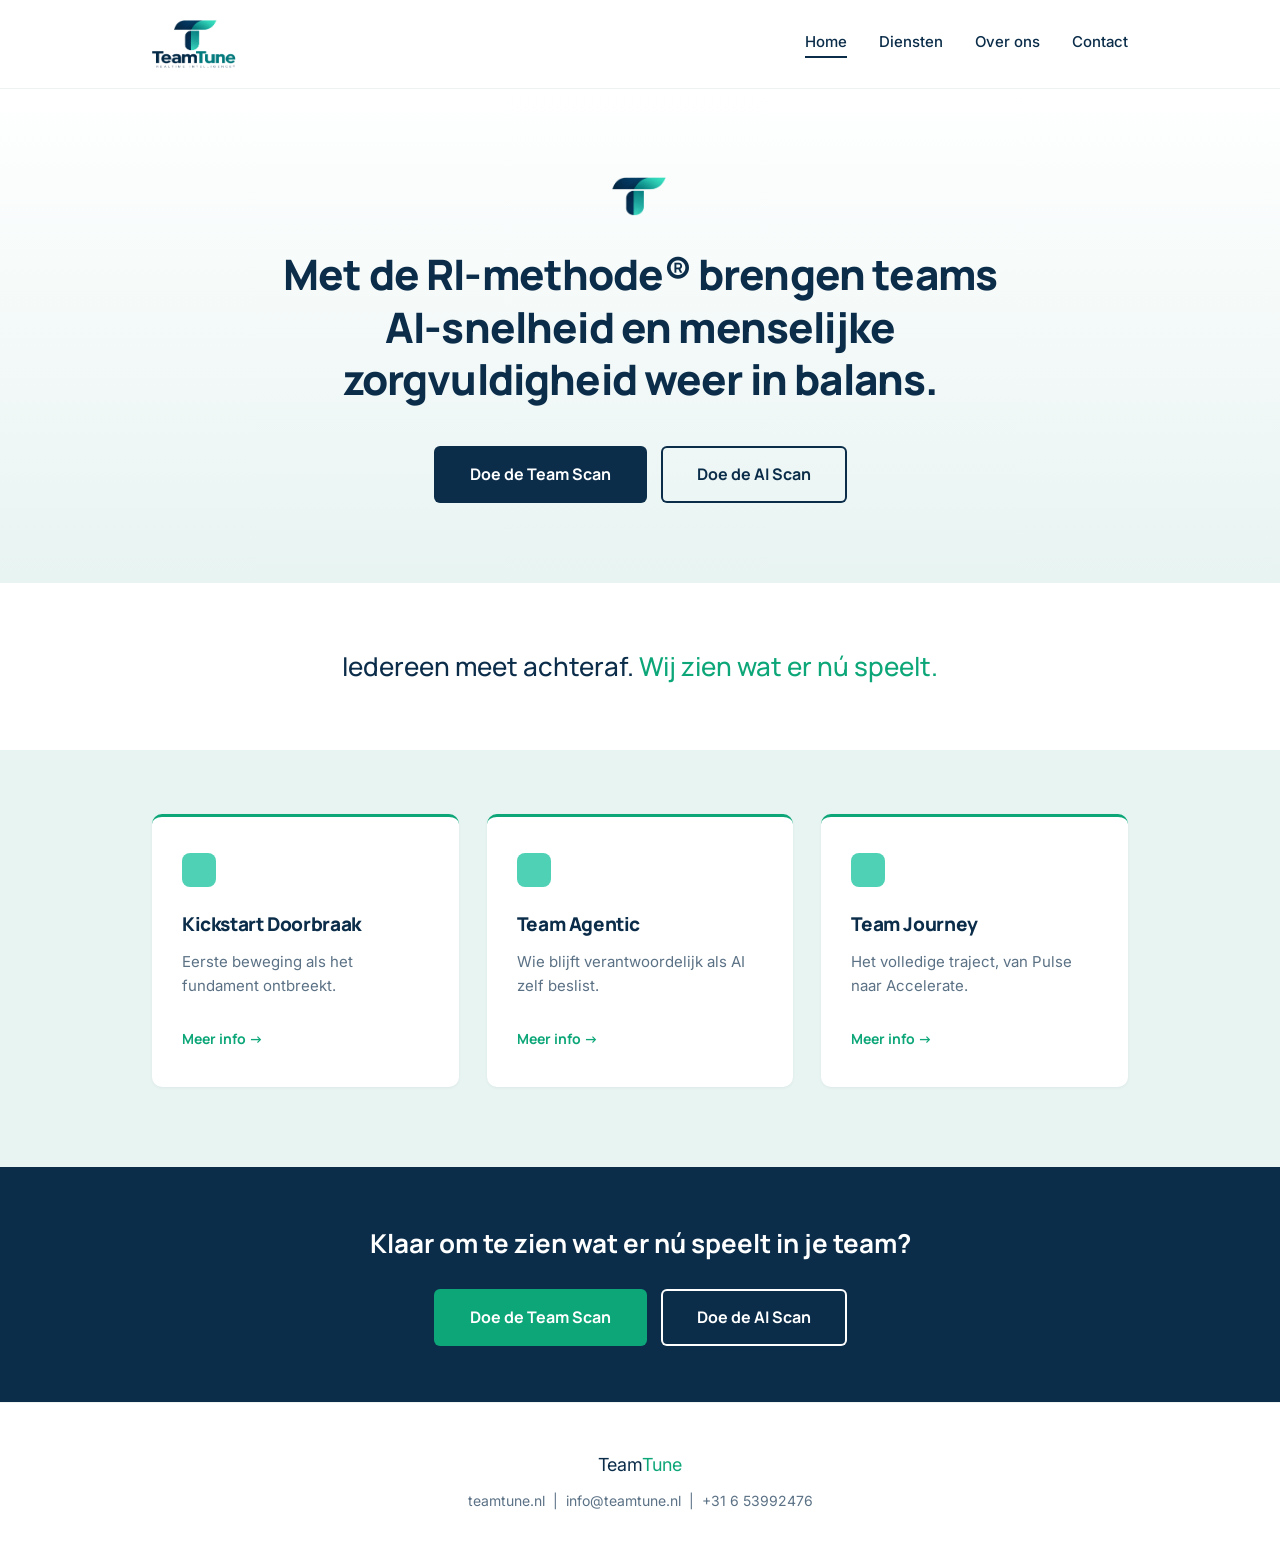
<file: index.html>
<!DOCTYPE html>
<html lang="nl">
<head>
<meta charset="UTF-8">
<meta name="viewport" content="width=device-width, initial-scale=1">
<title>TeamTune — RealTime Intelligence</title>
<meta name="description" content="Met de RI-methode® brengen teams AI-snelheid en menselijke zorgvuldigheid weer in balans.">
<meta property="og:type" content="website">
<meta property="og:title" content="TeamTune — RealTime Intelligence">
<meta property="og:description" content="Met de RI-methode® brengen teams AI-snelheid en menselijke zorgvuldigheid weer in balans.">
<meta property="og:image" content="https://teamtune.nl/og-image.png">
<meta property="og:url" content="https://teamtune.nl/">
<meta name="twitter:card" content="summary_large_image">
<link rel="stylesheet" href="style.css">
</head>
<body>

<header class="top">
  <nav class="site-nav">
    <a href="index.html"><img class="nav-logo" src="logo.png" alt="TeamTune — RealTime Intelligence"></a>
    <div class="links">
      <a href="index.html" class="active">Home</a>
      <a href="diensten.html">Diensten</a>
      <a href="over-ons.html">Over ons</a>
      <a href="contact.html">Contact</a>
    </div>
  </nav>
</header>

<section class="hero">
  <div class="wrap">
    <img class="mark" src="icon.png" alt="TeamTune">
    <h1>Met de RI-methode&reg; brengen teams AI-snelheid en menselijke zorgvuldigheid weer in balans.</h1>
    <div class="cta-row">
      <a class="cta" href="https://teamtune-tech-scan.pages.dev" target="_blank" rel="noopener">Doe de Team Scan</a>
      <a class="cta cta-alt" href="https://ai-scan.teamtune.nl" target="_blank" rel="noopener">Doe de AI Scan</a>
    </div>
  </div>
</section>

<section class="waarom">
  <div class="wrap">
    <p>Iedereen meet achteraf. <span>Wij zien wat er nú speelt.</span></p>
  </div>
</section>

<section class="diensten">
  <div class="wrap">
    <div class="diensten-grid">

      <div class="tile">
        <div class="mark-dot"></div>
        <h3>Kickstart Doorbraak</h3>
        <p>Eerste beweging als het fundament ontbreekt.</p>
        <a class="meer" href="diensten.html">Meer info →</a>
      </div>

      <div class="tile">
        <div class="mark-dot"></div>
        <h3>Team Agentic</h3>
        <p>Wie blijft verantwoordelijk als AI zelf beslist.</p>
        <a class="meer" href="diensten.html">Meer info →</a>
      </div>

      <div class="tile">
        <div class="mark-dot"></div>
        <h3>Team Journey</h3>
        <p>Het volledige traject, van Pulse naar Accelerate.</p>
        <a class="meer" href="diensten.html">Meer info →</a>
      </div>

    </div>
  </div>
</section>

<section class="cta-band">
  <div class="wrap">
    <p>Klaar om te zien wat er nú speelt in je team?</p>
    <div class="cta-row">
      <a class="cta" href="https://teamtune-tech-scan.pages.dev" target="_blank" rel="noopener">Doe de Team Scan</a>
      <a class="cta cta-alt" href="https://ai-scan.teamtune.nl" target="_blank" rel="noopener">Doe de AI Scan</a>
    </div>
  </div>
</section>

<footer>
  <div class="wrap">
    <div class="brand">Team<span>Tune</span></div>
    <div class="contact">
      teamtune.nl &nbsp;|&nbsp;
      <a href="mailto:info@teamtune.nl">info@teamtune.nl</a> &nbsp;|&nbsp;
      <a href="tel:+31653992476">+31 6 53992476</a>
    </div>
  </div>
</footer>

</body>
</html>
</file>
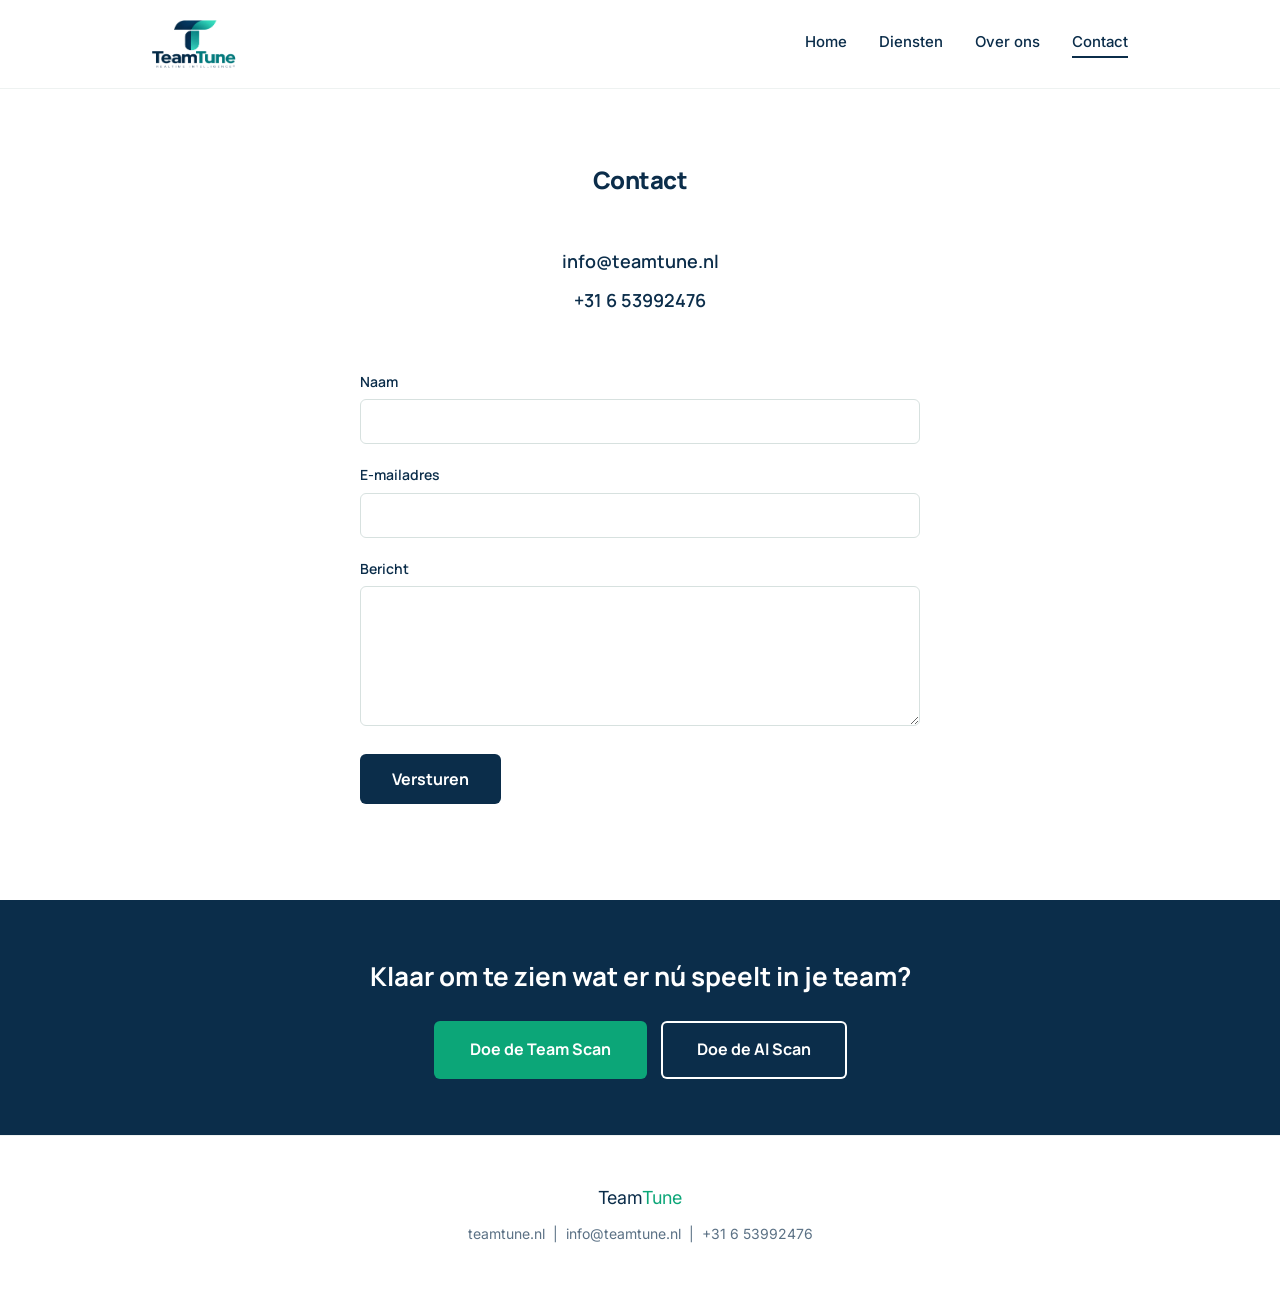
<file: contact.html>
<!DOCTYPE html>
<html lang="nl">
<head>
<meta charset="UTF-8">
<meta name="viewport" content="width=device-width, initial-scale=1">
<title>Contact — TeamTune</title>
<meta name="description" content="Neem contact op met TeamTune.">
<meta property="og:type" content="website">
<meta property="og:title" content="Contact — TeamTune">
<meta property="og:description" content="Neem contact op met TeamTune.">
<meta property="og:image" content="https://teamtune.nl/og-image.png">
<meta property="og:url" content="https://teamtune.nl/contact.html">
<meta name="twitter:card" content="summary_large_image">
<link rel="stylesheet" href="style.css">
</head>
<body>

<header class="top">
  <nav class="site-nav">
    <a href="index.html"><img class="nav-logo" src="logo.png" alt="TeamTune — RealTime Intelligence"></a>
    <div class="links">
      <a href="index.html">Home</a>
      <a href="diensten.html">Diensten</a>
      <a href="over-ons.html">Over ons</a>
      <a href="contact.html" class="active">Contact</a>
    </div>
  </nav>
</header>

<section class="contact-page">
  <div class="wrap">
    <div class="intro">
      <h1>Contact</h1>
    </div>

    <div class="details">
      <a href="mailto:info@teamtune.nl">info@teamtune.nl</a>
      <a href="tel:+31653992476">+31 6 53992476</a>
    </div>

    <form class="contact-form" id="contact-form" action="https://formspree.io/f/xjykwjge" method="POST">
      <label for="name">Naam</label>
      <input type="text" id="name" name="name" required>

      <label for="email">E-mailadres</label>
      <input type="email" id="email" name="email" required>

      <label for="message">Bericht</label>
      <textarea id="message" name="message" required></textarea>

      <input type="text" name="_gotcha" class="hp" tabindex="-1" autocomplete="off">

      <button type="submit" id="submit-btn">Versturen</button>
      <p class="form-status" id="form-status"></p>
    </form>
  </div>
</section>

<script>
const form = document.getElementById('contact-form');
const status = document.getElementById('form-status');
const btn = document.getElementById('submit-btn');

form.addEventListener('submit', function(e){
  e.preventDefault();
  btn.disabled = true;
  btn.textContent = 'Versturen…';
  status.className = 'form-status';
  status.textContent = '';

  fetch(form.action, {
    method: 'POST',
    body: new FormData(form),
    headers: { 'Accept': 'application/json' }
  }).then(function(response){
    if (response.ok) {
      status.textContent = 'Bedankt! Je bericht is verzonden, we nemen zo snel mogelijk contact op.';
      status.className = 'form-status success';
      form.reset();
      btn.textContent = 'Versturen';
      btn.disabled = false;
    } else {
      throw new Error('Verzenden mislukt');
    }
  }).catch(function(){
    status.textContent = 'Er ging iets mis bij het verzenden. Probeer het opnieuw, of mail direct naar info@teamtune.nl.';
    status.className = 'form-status error';
    btn.textContent = 'Versturen';
    btn.disabled = false;
  });
});
</script>

<section class="cta-band">
  <div class="wrap">
    <p>Klaar om te zien wat er nú speelt in je team?</p>
    <div class="cta-row">
      <a class="cta" href="https://teamtune-tech-scan.pages.dev" target="_blank" rel="noopener">Doe de Team Scan</a>
      <a class="cta cta-alt" href="https://ai-scan.teamtune.nl" target="_blank" rel="noopener">Doe de AI Scan</a>
    </div>
  </div>
</section>

<footer>
  <div class="wrap">
    <div class="brand">Team<span>Tune</span></div>
    <div class="contact">
      teamtune.nl &nbsp;|&nbsp;
      <a href="mailto:info@teamtune.nl">info@teamtune.nl</a> &nbsp;|&nbsp;
      <a href="tel:+31653992476">+31 6 53992476</a>
    </div>
  </div>
</footer>

</body>
</html>
</file>
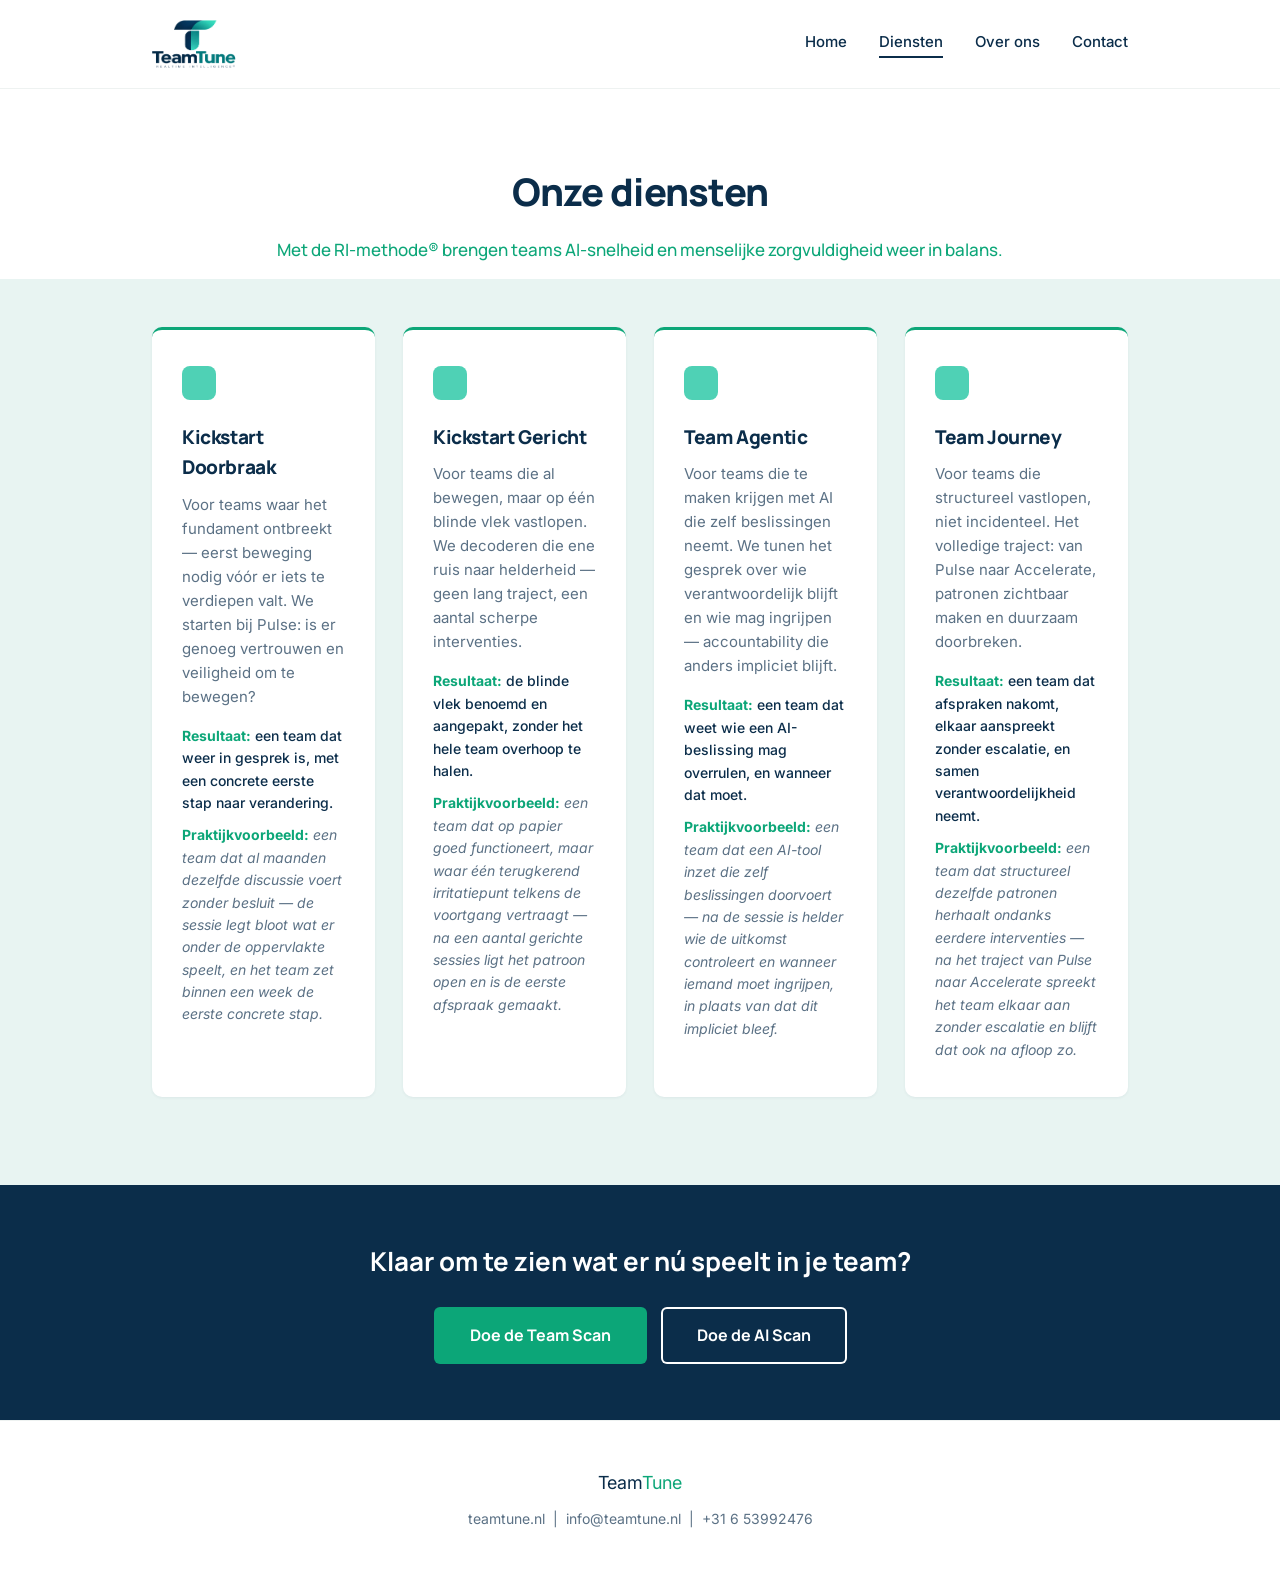
<file: diensten.html>
<!DOCTYPE html>
<html lang="nl">
<head>
<meta charset="UTF-8">
<meta name="viewport" content="width=device-width, initial-scale=1">
<title>Diensten — TeamTune</title>
<meta name="description" content="Kickstart Doorbraak, Kickstart Gericht, Team Agentic en Team Journey — TeamTune's diensten op basis van de RI-methode.">
<meta property="og:type" content="website">
<meta property="og:title" content="Diensten — TeamTune">
<meta property="og:description" content="Kickstart Doorbraak, Kickstart Gericht, Team Agentic en Team Journey — TeamTune's diensten op basis van de RI-methode.">
<meta property="og:image" content="https://teamtune.nl/og-image.png">
<meta property="og:url" content="https://teamtune.nl/diensten.html">
<meta name="twitter:card" content="summary_large_image">
<link rel="stylesheet" href="style.css">
</head>
<body>

<header class="top">
  <nav class="site-nav">
    <a href="index.html"><img class="nav-logo" src="logo.png" alt="TeamTune — RealTime Intelligence"></a>
    <div class="links">
      <a href="index.html">Home</a>
      <a href="diensten.html" class="active">Diensten</a>
      <a href="over-ons.html">Over ons</a>
      <a href="contact.html">Contact</a>
    </div>
  </nav>
</header>

<section class="page-intro">
  <div class="wrap">
    <h1>Onze diensten</h1>
    <p class="sub">Met de RI-methode&reg; brengen teams AI-snelheid en menselijke zorgvuldigheid weer in balans.</p>
  </div>
</section>

<section class="diensten-grid-section">
  <div class="wrap">
    <div class="diensten-grid cols-4">

      <div class="tile">
        <div class="mark-dot"></div>
        <h3>Kickstart Doorbraak</h3>
        <p>Voor teams waar het fundament ontbreekt — eerst beweging nodig vóór er iets te verdiepen valt. We starten bij Pulse: is er genoeg vertrouwen en veiligheid om te bewegen?</p>
        <p class="result"><span>Resultaat:</span> een team dat weer in gesprek is, met een concrete eerste stap naar verandering.</p>
        <p class="example"><span>Praktijkvoorbeeld:</span> een team dat al maanden dezelfde discussie voert zonder besluit — de sessie legt bloot wat er onder de oppervlakte speelt, en het team zet binnen een week de eerste concrete stap.</p>
      </div>

      <div class="tile">
        <div class="mark-dot"></div>
        <h3>Kickstart Gericht</h3>
        <p>Voor teams die al bewegen, maar op één blinde vlek vastlopen. We decoderen die ene ruis naar helderheid — geen lang traject, een aantal scherpe interventies.</p>
        <p class="result"><span>Resultaat:</span> de blinde vlek benoemd en aangepakt, zonder het hele team overhoop te halen.</p>
        <p class="example"><span>Praktijkvoorbeeld:</span> een team dat op papier goed functioneert, maar waar één terugkerend irritatiepunt telkens de voortgang vertraagt — na een aantal gerichte sessies ligt het patroon open en is de eerste afspraak gemaakt.</p>
      </div>

      <div class="tile">
        <div class="mark-dot"></div>
        <h3>Team Agentic</h3>
        <p>Voor teams die te maken krijgen met AI die zelf beslissingen neemt. We tunen het gesprek over wie verantwoordelijk blijft en wie mag ingrijpen — accountability die anders impliciet blijft.</p>
        <p class="result"><span>Resultaat:</span> een team dat weet wie een AI-beslissing mag overrulen, en wanneer dat moet.</p>
        <p class="example"><span>Praktijkvoorbeeld:</span> een team dat een AI-tool inzet die zelf beslissingen doorvoert — na de sessie is helder wie de uitkomst controleert en wanneer iemand moet ingrijpen, in plaats van dat dit impliciet bleef.</p>
      </div>

      <div class="tile">
        <div class="mark-dot"></div>
        <h3>Team Journey</h3>
        <p>Voor teams die structureel vastlopen, niet incidenteel. Het volledige traject: van Pulse naar Accelerate, patronen zichtbaar maken en duurzaam doorbreken.</p>
        <p class="result"><span>Resultaat:</span> een team dat afspraken nakomt, elkaar aanspreekt zonder escalatie, en samen verantwoordelijkheid neemt.</p>
        <p class="example"><span>Praktijkvoorbeeld:</span> een team dat structureel dezelfde patronen herhaalt ondanks eerdere interventies — na het traject van Pulse naar Accelerate spreekt het team elkaar aan zonder escalatie en blijft dat ook na afloop zo.</p>
      </div>


    </div>
  </div>
</section>

<section class="cta-band">
  <div class="wrap">
    <p>Klaar om te zien wat er nú speelt in je team?</p>
    <div class="cta-row">
      <a class="cta" href="https://teamtune-tech-scan.pages.dev" target="_blank" rel="noopener">Doe de Team Scan</a>
      <a class="cta cta-alt" href="https://ai-scan.teamtune.nl" target="_blank" rel="noopener">Doe de AI Scan</a>
    </div>
  </div>
</section>

<footer>
  <div class="wrap">
    <div class="brand">Team<span>Tune</span></div>
    <div class="contact">
      teamtune.nl &nbsp;|&nbsp;
      <a href="mailto:info@teamtune.nl">info@teamtune.nl</a> &nbsp;|&nbsp;
      <a href="tel:+31653992476">+31 6 53992476</a>
    </div>
  </div>
</footer>

</body>
</html>
</file>
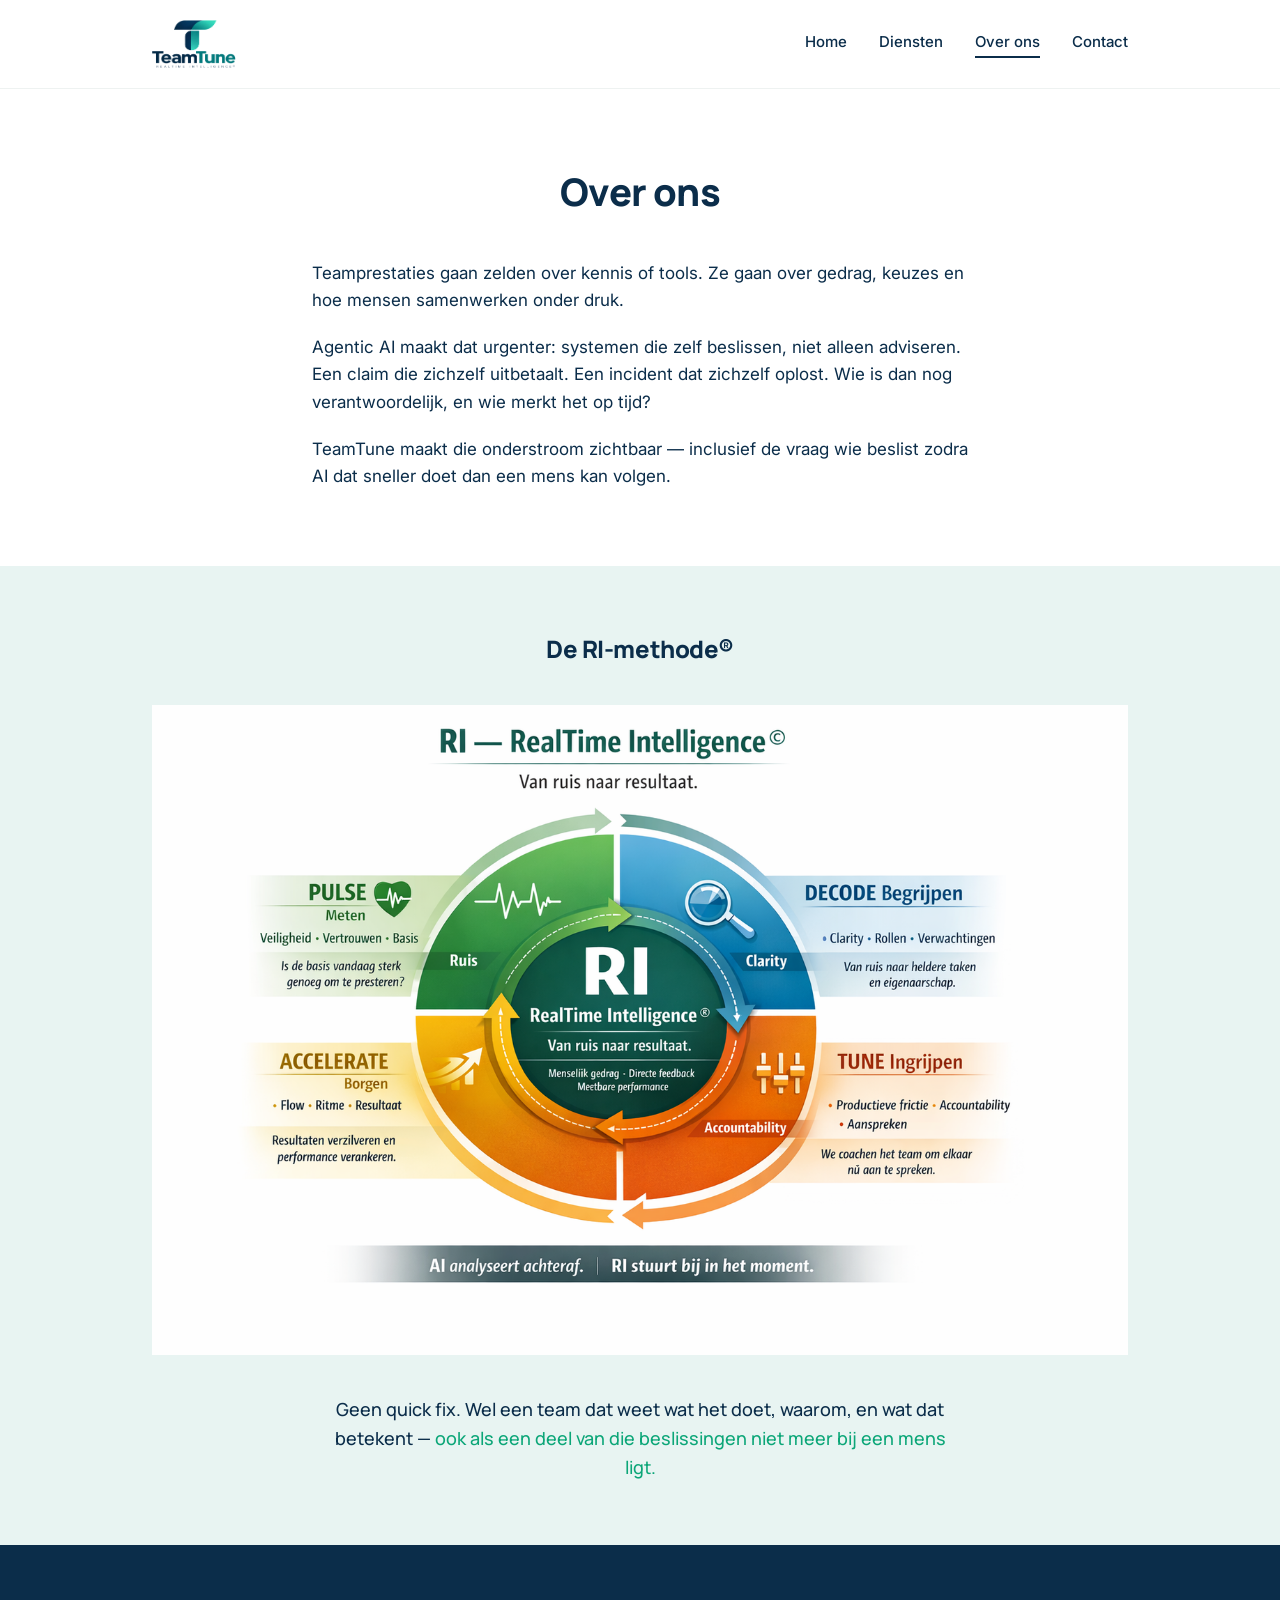
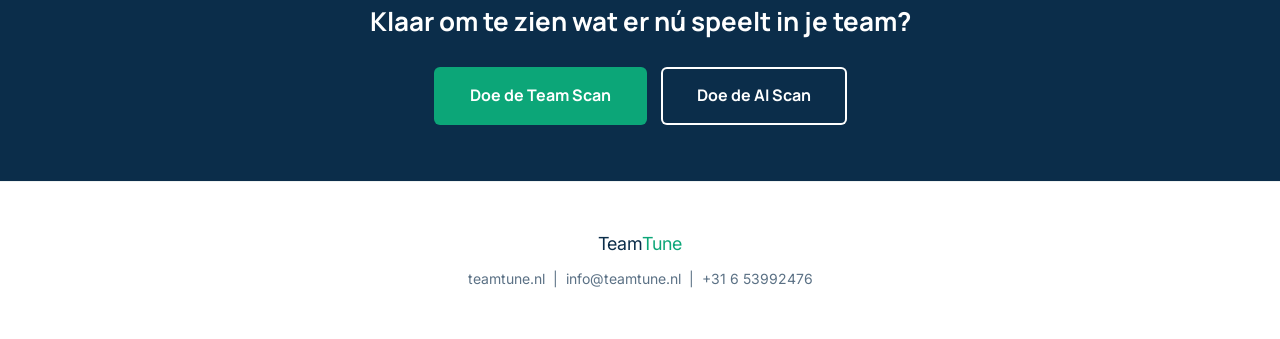
<file: over-ons.html>
<!DOCTYPE html>
<html lang="nl">
<head>
<meta charset="UTF-8">
<meta name="viewport" content="width=device-width, initial-scale=1">
<title>Over ons — TeamTune</title>
<meta name="description" content="TeamTune en de RI-methode: hoe we teamdynamiek zichtbaar maken, ook nu Agentic AI zelf beslissingen neemt.">
<meta property="og:type" content="website">
<meta property="og:title" content="Over ons — TeamTune">
<meta property="og:description" content="TeamTune en de RI-methode: hoe we teamdynamiek zichtbaar maken, ook nu Agentic AI zelf beslissingen neemt.">
<meta property="og:image" content="https://teamtune.nl/og-image.png">
<meta property="og:url" content="https://teamtune.nl/over-ons.html">
<meta name="twitter:card" content="summary_large_image">
<link rel="stylesheet" href="style.css">
</head>
<body>

<header class="top">
  <nav class="site-nav">
    <a href="index.html"><img class="nav-logo" src="logo.png" alt="TeamTune — RealTime Intelligence"></a>
    <div class="links">
      <a href="index.html">Home</a>
      <a href="diensten.html">Diensten</a>
      <a href="over-ons.html" class="active">Over ons</a>
      <a href="contact.html">Contact</a>
    </div>
  </nav>
</header>

<section class="page-intro">
  <div class="wrap">
    <h1>Over ons</h1>
  </div>
</section>

<section class="intro-text">
  <div class="wrap">
    <p>Teamprestaties gaan zelden over kennis of tools. Ze gaan over gedrag, keuzes en hoe mensen samenwerken onder druk.</p>
    <p>Agentic AI maakt dat urgenter: systemen die zelf beslissen, niet alleen adviseren. Een claim die zichzelf uitbetaalt. Een incident dat zichzelf oplost. Wie is dan nog verantwoordelijk, en wie merkt het op tijd?</p>
    <p>TeamTune maakt die onderstroom zichtbaar — inclusief de vraag wie beslist zodra AI dat sneller doet dan een mens kan volgen.</p>
  </div>
</section>

<section class="methode">
  <div class="wrap">
    <h2>De RI-methode&reg;</h2>
    <img class="diagram" src="ri-methode.png" alt="RI — RealTime Intelligence: Pulse, Decode, Tune, Accelerate">
    <p class="closing">Geen quick fix. Wel een team dat weet wat het doet, waarom, en wat dat betekent — <span>ook als een deel van die beslissingen niet meer bij een mens ligt.</span></p>
  </div>
</section>

<section class="cta-band">
  <div class="wrap">
    <p>Klaar om te zien wat er nú speelt in je team?</p>
    <div class="cta-row">
      <a class="cta" href="https://teamtune-tech-scan.pages.dev" target="_blank" rel="noopener">Doe de Team Scan</a>
      <a class="cta cta-alt" href="https://ai-scan.teamtune.nl" target="_blank" rel="noopener">Doe de AI Scan</a>
    </div>
  </div>
</section>

<footer>
  <div class="wrap">
    <div class="brand">Team<span>Tune</span></div>
    <div class="contact">
      teamtune.nl &nbsp;|&nbsp;
      <a href="mailto:info@teamtune.nl">info@teamtune.nl</a> &nbsp;|&nbsp;
      <a href="tel:+31653992476">+31 6 53992476</a>
    </div>
  </div>
</footer>

</body>
</html>
</file>
<file: style.css>
@import url('https://fonts.googleapis.com/css2?family=Manrope:wght@400;500;700;800&family=Inter:wght@400;500&display=swap');

:root{
  --navy:#0B2D4A;
  --navy-deep:#082238;
  --teal:#0CA678;
  --mint:#4FD1B5;
  --light:#E8F4F2;
  --white:#FFFFFF;
  --text-soft:#5B7185;
}
*{box-sizing:border-box;margin:0;padding:0;}
html{scroll-behavior:smooth;}
body{
  font-family:'Inter',sans-serif;
  color:var(--navy);
  background:var(--white);
  line-height:1.6;
  -webkit-font-smoothing:antialiased;
}
h1,h2,h3,h4{
  font-family:'Manrope',sans-serif;
  font-weight:800;
  letter-spacing:-0.02em;
}
a{color:inherit;text-decoration:none;}
img{max-width:100%;display:block;}
.wrap{max-width:1040px;margin:0 auto;padding:0 32px;}

/* NAV */
nav.site-nav{
  display:flex;
  align-items:center;
  justify-content:space-between;
  max-width:1040px;
  margin:0 auto;
  padding:20px 32px;
}
nav.site-nav img.nav-logo{height:48px;width:auto;}
nav.site-nav .links{display:flex;gap:32px;font-size:15px;font-weight:500;}
nav.site-nav .links a.active{border-bottom:2px solid var(--navy);padding-bottom:2px;}
nav.site-nav .links a:hover{color:var(--teal);}
header.top{border-bottom:1px solid #eef2f1;}

@media (max-width:640px){
  nav.site-nav{flex-direction:column;gap:14px;padding:16px;}
  nav.site-nav .links{gap:20px;font-size:14px;}
}

/* HERO (home) */
.hero{
  background:linear-gradient(180deg,var(--white) 0%,var(--light) 100%);
  padding:88px 0 80px;
  text-align:center;
}
.hero img.mark{width:110px;margin:0 auto 32px;}
.hero h1{
  font-size:clamp(28px,4vw,42px);
  line-height:1.25;
  max-width:720px;
  margin:0 auto 40px;
}
.cta{
  display:inline-block;
  background:var(--navy);
  color:var(--white);
  font-family:'Manrope',sans-serif;
  font-weight:700;
  font-size:16px;
  padding:16px 36px;
  border-radius:6px;
  transition:background .2s ease, transform .2s ease;
}
.cta:hover{background:var(--navy-deep);transform:translateY(-1px);}
.cta-row{display:flex;flex-wrap:wrap;justify-content:center;gap:14px;}
.cta.cta-alt{background:transparent;color:var(--navy);box-shadow:inset 0 0 0 2px var(--navy);}
.cta.cta-alt:hover{background:var(--navy);color:var(--white);}

/* generic page intro (diensten / over ons / contact) */
.page-intro{padding:72px 0 16px;text-align:center;}
.page-intro h1{font-size:clamp(28px,3.8vw,38px);margin-bottom:14px;}
.page-intro p.sub{
  font-family:'Manrope',sans-serif;
  font-weight:500;
  font-size:17px;
  color:var(--teal);
}

/* WAAROM strip */
.waarom{padding:64px 0;text-align:center;}
.waarom p{
  font-family:'Manrope',sans-serif;
  font-weight:500;
  font-size:clamp(20px,2.6vw,26px);
  max-width:680px;
  margin:0 auto;
  line-height:1.5;
}
.waarom p span{color:var(--teal);}

/* TILE GRID (diensten) */
.diensten-grid-section{background:var(--light);padding:48px 0 88px;}
.diensten-grid{
  display:grid;
  grid-template-columns:repeat(auto-fit,minmax(260px,1fr));
  gap:28px;
}
.diensten-grid.cols-4{grid-template-columns:repeat(4,1fr);}
@media (max-width:900px){
  .diensten-grid.cols-4{grid-template-columns:repeat(2,1fr);}
}
@media (max-width:600px){
  .diensten-grid.cols-4{grid-template-columns:1fr;}
}
.tile{
  background:var(--white);
  border-radius:10px;
  padding:36px 30px;
  border-top:3px solid var(--teal);
  box-shadow:0 1px 3px rgba(11,45,74,0.06);
}
.tile .mark-dot{width:34px;height:34px;border-radius:8px;background:var(--mint);margin-bottom:22px;}
.tile h3{font-size:19px;margin-bottom:10px;}
.tile p{font-size:15px;color:var(--text-soft);margin-bottom:16px;}
.tile p.result{font-size:14px;color:var(--navy);font-weight:500;margin-bottom:10px;}
.tile p.result:last-child{margin-bottom:0;}
.tile p.result span{color:var(--teal);font-weight:700;}
.tile p.example{font-size:14px;color:var(--text-soft);font-style:italic;margin-bottom:0;}
.tile p.example span{color:var(--teal);font-weight:700;font-style:normal;}
.tile a.meer{
  display:inline-block;
  margin-top:14px;
  font-family:'Manrope',sans-serif;
  font-weight:700;
  font-size:14px;
  color:var(--teal);
}
.tile a.meer:hover{color:var(--navy);}

/* HOME service preview tiles (compact) */
.diensten{background:var(--light);padding:64px 0 80px;}

/* OVER ONS - RI method steps */
.methode{background:var(--light);padding:64px 0;}
.methode h2{font-size:24px;margin-bottom:36px;text-align:center;}
.steps{
  display:grid;
  grid-template-columns:repeat(auto-fit,minmax(260px,1fr));
  gap:20px;
  margin-bottom:40px;
}
.step{
  background:var(--white);
  border-radius:10px;
  padding:24px 26px;
  border-top:3px solid var(--teal);
}
.step h4{font-size:16px;margin-bottom:8px;}
.step p{font-size:14px;color:var(--text-soft);margin:0;}
.methode img.diagram{max-width:100%;margin:0 auto 40px;display:block;}
.closing{
  font-family:'Manrope',sans-serif;
  font-weight:500;
  font-size:18px;
  text-align:center;
  max-width:640px;
  margin:0 auto;
}
.closing span{color:var(--teal);}

.intro-text{padding:8px 0 56px;}
.intro-text .wrap{max-width:720px;}
.intro-text p{font-size:17px;margin-bottom:20px;}

/* CONTACT */
.contact-page{padding:72px 0 96px;}
.contact-page .intro{text-align:center;margin-bottom:48px;}
.contact-page .details{
  font-family:'Manrope',sans-serif;
  font-weight:600;
  font-size:18px;
  text-align:center;
  margin-bottom:56px;
}
.contact-page .details a{display:block;margin:10px 0;}
.contact-page .details a:hover{color:var(--teal);}

.contact-form{max-width:560px;margin:0 auto;}
.contact-form label{
  display:block;
  font-family:'Manrope',sans-serif;
  font-weight:600;
  font-size:14px;
  margin-bottom:6px;
  color:var(--navy);
}
.contact-form input,
.contact-form textarea{
  width:100%;
  padding:12px 14px;
  border:1px solid #d7e1df;
  border-radius:6px;
  font-family:'Inter',sans-serif;
  font-size:15px;
  color:var(--navy);
  margin-bottom:20px;
  background:var(--white);
}
.contact-form input:focus,
.contact-form textarea:focus{
  outline:none;
  border-color:var(--teal);
}
.contact-form textarea{min-height:140px;resize:vertical;}
.contact-form button{
  display:inline-block;
  background:var(--navy);
  color:var(--white);
  font-family:'Manrope',sans-serif;
  font-weight:700;
  font-size:16px;
  padding:14px 32px;
  border-radius:6px;
  border:none;
  cursor:pointer;
  transition:background .2s ease;
}
.contact-form button:hover{background:var(--navy-deep);}
.contact-form .hp{display:none;}
.form-status{
  font-family:'Manrope',sans-serif;
  font-weight:600;
  font-size:15px;
  margin-top:16px;
  display:none;
}
.form-status.success{color:var(--teal);display:block;}
.form-status.error{color:#c0392b;display:block;}

/* CTA BAND */
.cta-band{
  background:var(--navy);
  padding:56px 0;
  text-align:center;
}
.cta-band p{
  font-family:'Manrope',sans-serif;
  font-weight:700;
  font-size:clamp(20px,2.6vw,26px);
  color:var(--white);
  margin-bottom:24px;
}
.cta-band .cta{
  background:var(--teal);
}
.cta-band .cta:hover{background:var(--mint);color:var(--navy);}
.cta-band .cta.cta-alt{background:transparent;color:var(--white);box-shadow:inset 0 0 0 2px var(--white);}
.cta-band .cta.cta-alt:hover{background:var(--white);color:var(--navy);}

/* FOOTER */
footer{padding:48px 0;text-align:center;border-top:1px solid #eef2f1;}
footer .brand{font-size:18px;margin-bottom:10px;}
footer .brand span{color:var(--teal);}
footer .contact{font-size:14px;color:var(--text-soft);}
footer .contact a:hover{color:var(--teal);}

@media (max-width:720px){
  .diensten-grid{grid-template-columns:1fr;}
  .steps{grid-template-columns:1fr;}
  .hero{padding:64px 0 56px;}
}
</file>
